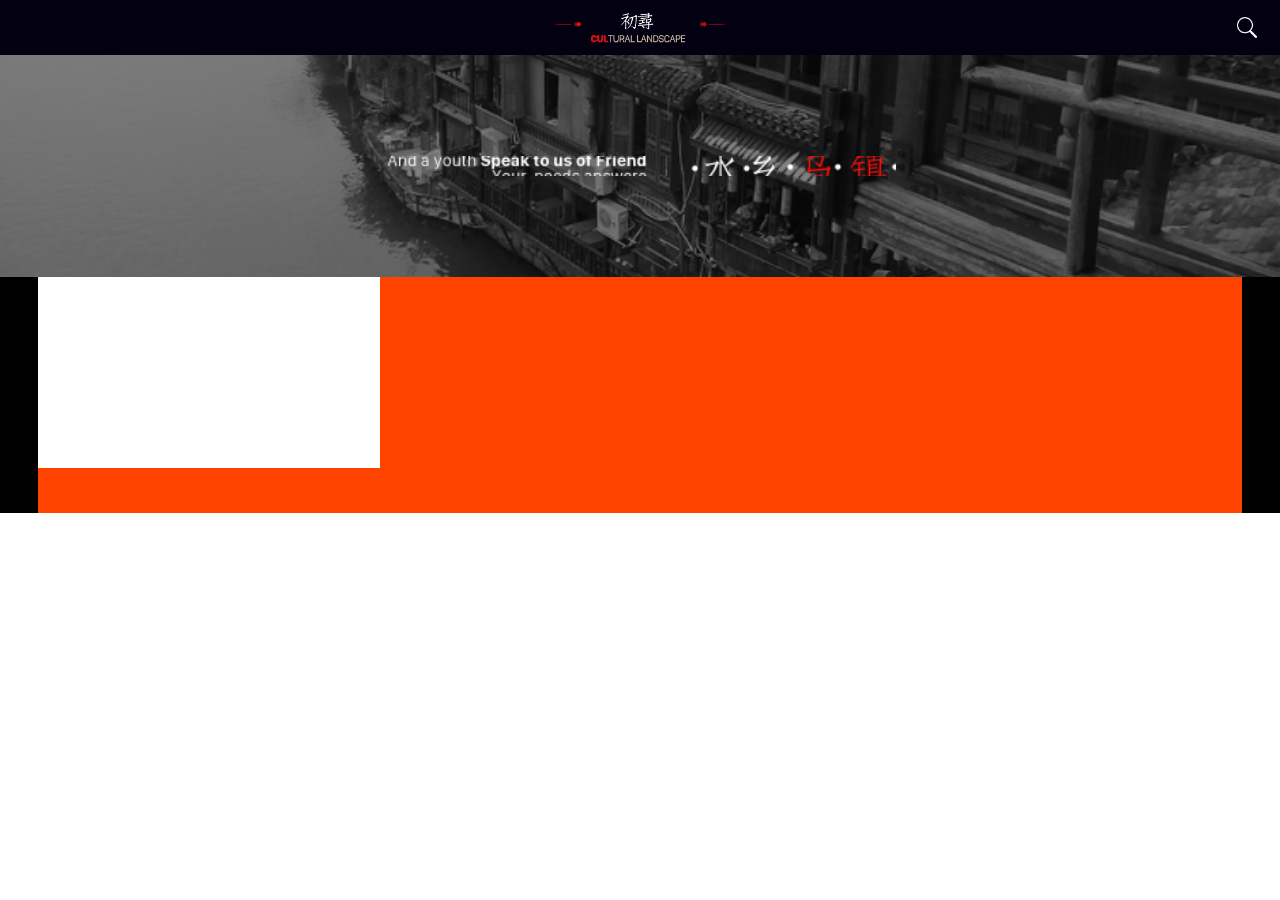
<file: App/views/index.html>
<!doctype html>
<html lang="en">
<head>
    <meta charset="UTF-8">
    <title>Document</title>
    <link rel="stylesheet" href="../../Static/css/index.css">
</head>
<body>
<div class="head">
    <div class="head-inner">
        <div class="head-back"></div>
        <div class="head-logo"></div>
        <div class="head-search"></div>
    </div>
</div>
<div class="banner">
<div class="banner-logo">

</div>
</div>
<div class="lunbo">
    <!--<div class="con-lg-4">-->
    <div class="lunbo-inner">
        <div class="lunbo-max-inner">
            <div class="lunbo-1 lunbo-common"></div>
            <div class="lunbo-2 lunbo-common"></div>
            <div class="lunbo-3 lunbo-common"></div>
            <!--<div class="lunbo-1 lunbo-common"></div>-->
            <!--<div class="lunbo-2 lunbo-common"></div>-->
            <!--<div class="lunbo-3 lunbo-common"></div>-->
        </div>
    </div>

    <!--</div>-->
</div>
</body>
</html>
</file>
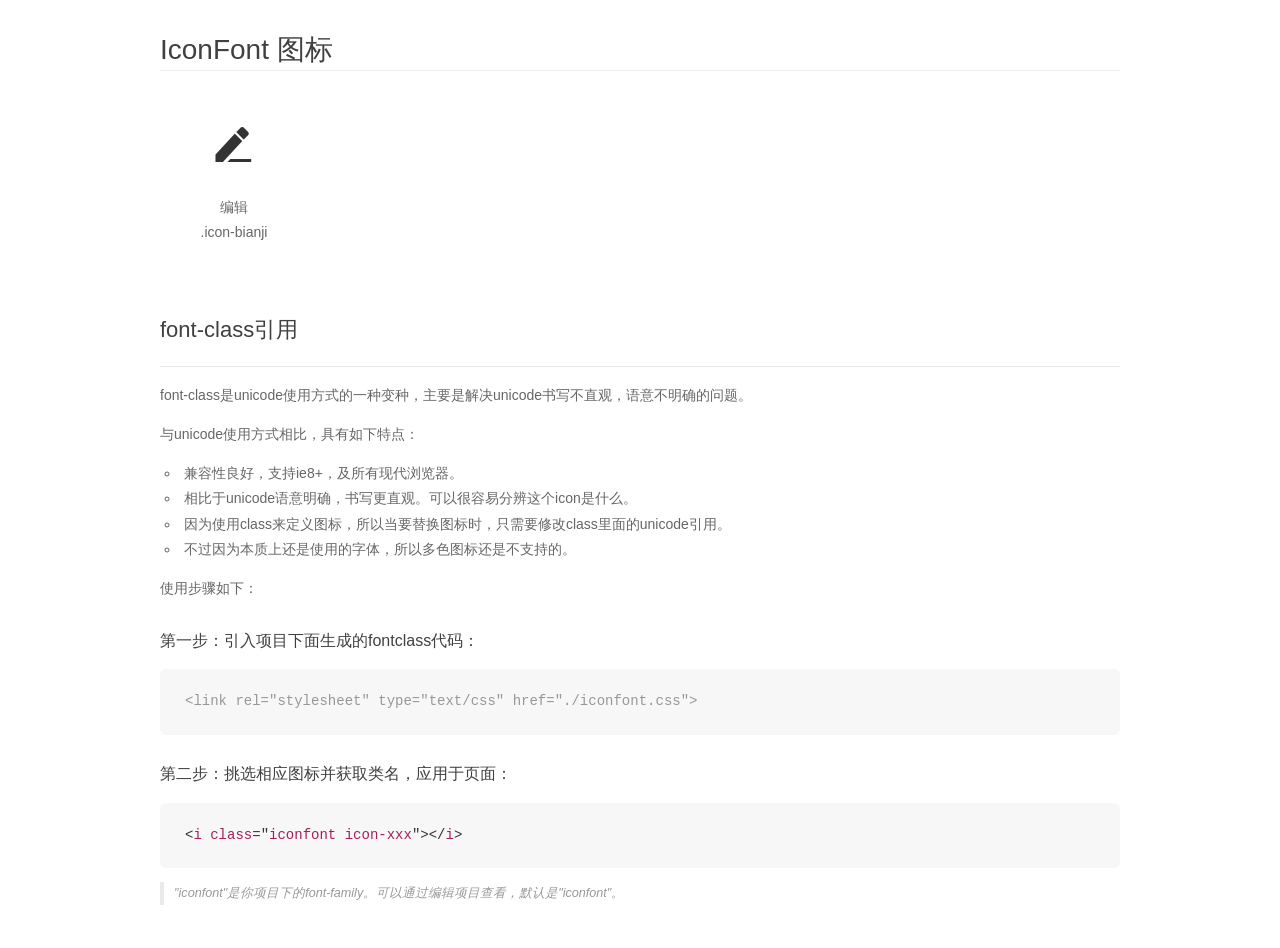
<file: Static/fonts/font_2ufxsdqp0b4t2o6r/demo_fontclass.html>
<!DOCTYPE html>
<html>
<head>
    <meta charset="utf-8"/>
    <title>IconFont</title>
    <link rel="stylesheet" href="demo.css">
    <link rel="stylesheet" href="iconfont.css">
</head>
<body>
    <div class="main markdown">
        <h1>IconFont 图标</h1>
        <ul class="icon_lists clear">
            
                <li>
                <i class="icon iconfont icon-bianji"></i>
                    <div class="name">编辑</div>
                    <div class="fontclass">.icon-bianji</div>
                </li>
            
        </ul>

        <h2 id="font-class-">font-class引用</h2>
        <hr>

        <p>font-class是unicode使用方式的一种变种，主要是解决unicode书写不直观，语意不明确的问题。</p>
        <p>与unicode使用方式相比，具有如下特点：</p>
        <ul>
        <li>兼容性良好，支持ie8+，及所有现代浏览器。</li>
        <li>相比于unicode语意明确，书写更直观。可以很容易分辨这个icon是什么。</li>
        <li>因为使用class来定义图标，所以当要替换图标时，只需要修改class里面的unicode引用。</li>
        <li>不过因为本质上还是使用的字体，所以多色图标还是不支持的。</li>
        </ul>
        <p>使用步骤如下：</p>
        <h3 id="-fontclass-">第一步：引入项目下面生成的fontclass代码：</h3>


        <pre><code class="lang-js hljs javascript"><span class="hljs-comment">&lt;link rel="stylesheet" type="text/css" href="./iconfont.css"&gt;</span></code></pre>
        <h3 id="-">第二步：挑选相应图标并获取类名，应用于页面：</h3>
        <pre><code class="lang-css hljs">&lt;<span class="hljs-selector-tag">i</span> <span class="hljs-selector-tag">class</span>="<span class="hljs-selector-tag">iconfont</span> <span class="hljs-selector-tag">icon-xxx</span>"&gt;&lt;/<span class="hljs-selector-tag">i</span>&gt;</code></pre>
        <blockquote>
        <p>"iconfont"是你项目下的font-family。可以通过编辑项目查看，默认是"iconfont"。</p>
        </blockquote>
    </div>
</body>
</html>
</file>
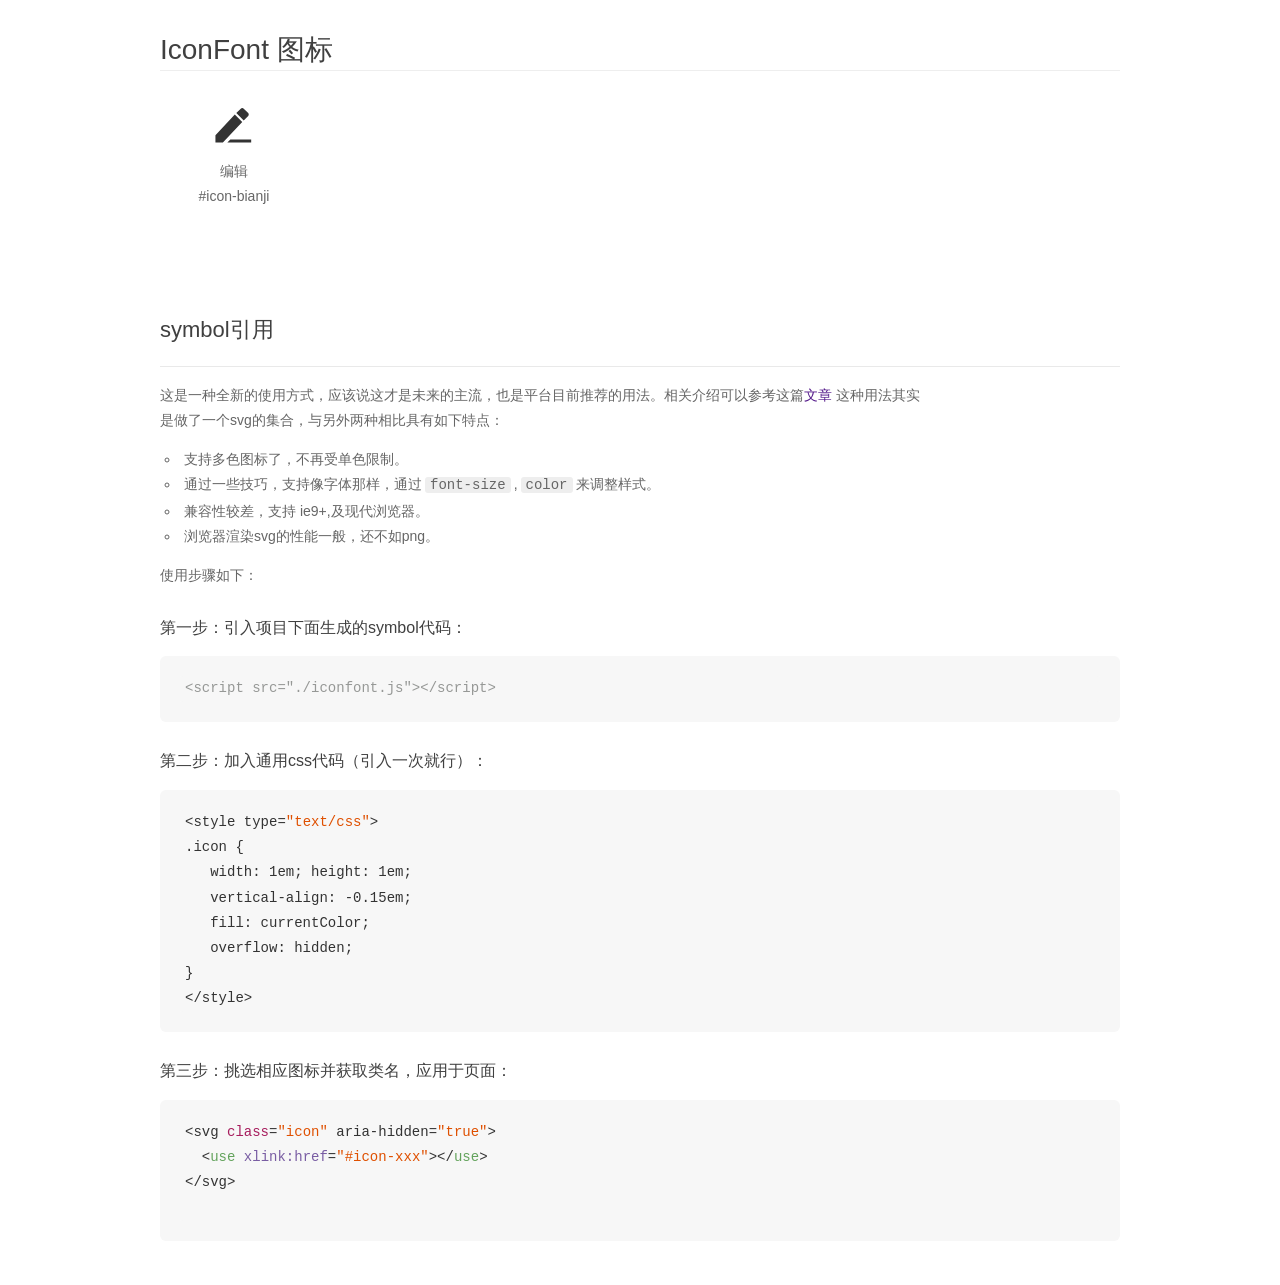
<file: Static/fonts/font_2ufxsdqp0b4t2o6r/demo_symbol.html>
<!DOCTYPE html>
<html>
<head>
    <meta charset="utf-8"/>
    <title>IconFont</title>
    <link rel="stylesheet" href="demo.css">
    <script src="iconfont.js"></script>

    <style type="text/css">
        .icon {
          /* 通过设置 font-size 来改变图标大小 */
          width: 1em; height: 1em;
          /* 图标和文字相邻时，垂直对齐 */
          vertical-align: -0.15em;
          /* 通过设置 color 来改变 SVG 的颜色/fill */
          fill: currentColor;
          /* path 和 stroke 溢出 viewBox 部分在 IE 下会显示
             normalize.css 中也包含这行 */
          overflow: hidden;
        }

    </style>
</head>
<body>
    <div class="main markdown">
        <h1>IconFont 图标</h1>
        <ul class="icon_lists clear">
            
                <li>
                    <svg class="icon" aria-hidden="true">
                        <use xlink:href="#icon-bianji"></use>
                    </svg>
                    <div class="name">编辑</div>
                    <div class="fontclass">#icon-bianji</div>
                </li>
            
        </ul>


        <h2 id="symbol-">symbol引用</h2>
        <hr>

        <p>这是一种全新的使用方式，应该说这才是未来的主流，也是平台目前推荐的用法。相关介绍可以参考这篇<a href="">文章</a>
        这种用法其实是做了一个svg的集合，与另外两种相比具有如下特点：</p>
        <ul>
          <li>支持多色图标了，不再受单色限制。</li>
          <li>通过一些技巧，支持像字体那样，通过<code>font-size</code>,<code>color</code>来调整样式。</li>
          <li>兼容性较差，支持 ie9+,及现代浏览器。</li>
          <li>浏览器渲染svg的性能一般，还不如png。</li>
        </ul>
        <p>使用步骤如下：</p>
        <h3 id="-symbol-">第一步：引入项目下面生成的symbol代码：</h3>
        <pre><code class="lang-js hljs javascript"><span class="hljs-comment">&lt;script src="./iconfont.js"&gt;&lt;/script&gt;</span></code></pre>
        <h3 id="-css-">第二步：加入通用css代码（引入一次就行）：</h3>
        <pre><code class="lang-js hljs javascript">&lt;style type=<span class="hljs-string">"text/css"</span>&gt;
.icon {
   width: <span class="hljs-number">1</span>em; height: <span class="hljs-number">1</span>em;
   vertical-align: <span class="hljs-number">-0.15</span>em;
   fill: currentColor;
   overflow: hidden;
}
&lt;<span class="hljs-regexp">/style&gt;</span></code></pre>
        <h3 id="-">第三步：挑选相应图标并获取类名，应用于页面：</h3>
        <pre><code class="lang-js hljs javascript">&lt;svg <span class="hljs-class"><span class="hljs-keyword">class</span></span>=<span class="hljs-string">"icon"</span> aria-hidden=<span class="hljs-string">"true"</span>&gt;<span class="xml"><span class="hljs-tag">
  &lt;<span class="hljs-name">use</span> <span class="hljs-attr">xlink:href</span>=<span class="hljs-string">"#icon-xxx"</span>&gt;</span><span class="hljs-tag">&lt;/<span class="hljs-name">use</span>&gt;</span>
</span>&lt;<span class="hljs-regexp">/svg&gt;
        </span></code></pre>
    </div>
</body>
</html>
</file>
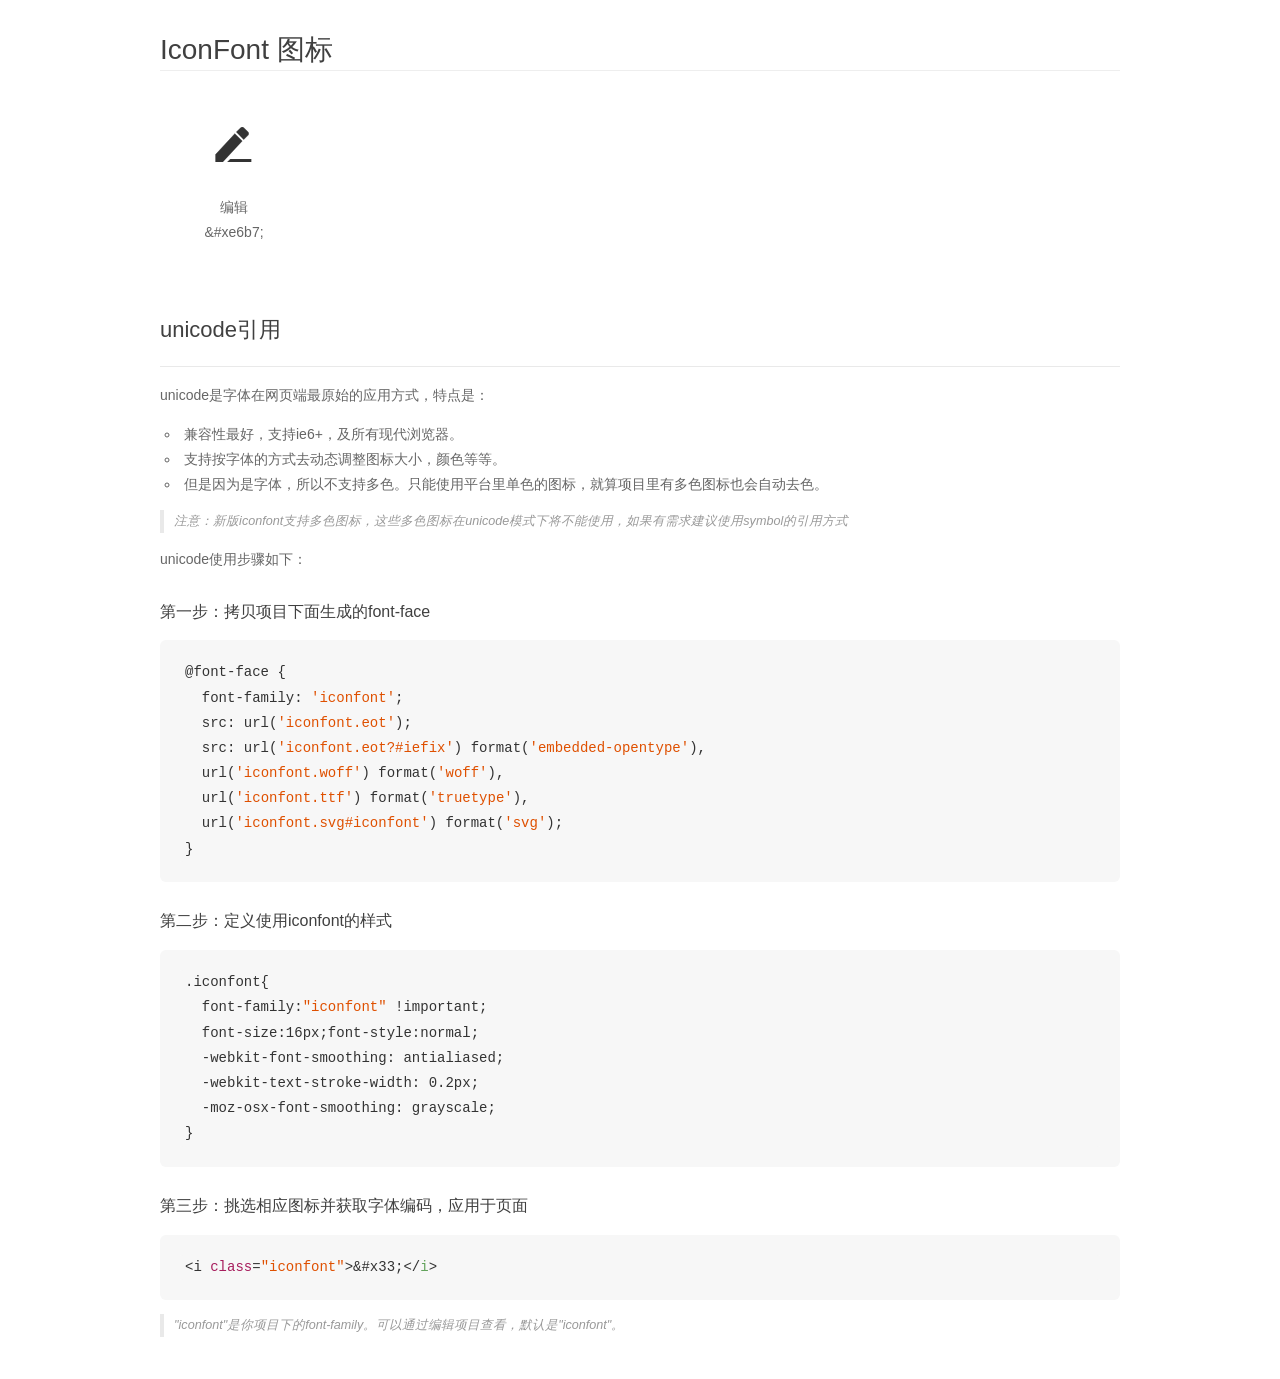
<file: Static/fonts/font_2ufxsdqp0b4t2o6r/demo_unicode.html>
<!DOCTYPE html>
<html>
<head>
    <meta charset="utf-8"/>
    <title>IconFont</title>
    <link rel="stylesheet" href="demo.css">

    <style type="text/css">

        @font-face {font-family: "iconfont";
          src: url('iconfont.eot'); /* IE9*/
          src: url('iconfont.eot#iefix') format('embedded-opentype'), /* IE6-IE8 */
          url('iconfont.woff') format('woff'), /* chrome, firefox */
          url('iconfont.ttf') format('truetype'), /* chrome, firefox, opera, Safari, Android, iOS 4.2+*/
          url('iconfont.svg#iconfont') format('svg'); /* iOS 4.1- */
        }

        .iconfont {
          font-family:"iconfont" !important;
          font-size:16px;
          font-style:normal;
          -webkit-font-smoothing: antialiased;
          -webkit-text-stroke-width: 0.2px;
          -moz-osx-font-smoothing: grayscale;
        }

    </style>
</head>
<body>
    <div class="main markdown">
        <h1>IconFont 图标</h1>
        <ul class="icon_lists clear">
            
                <li>
                <i class="icon iconfont">&#xe6b7;</i>
                    <div class="name">编辑</div>
                    <div class="code">&amp;#xe6b7;</div>
                </li>
            
        </ul>
        <h2 id="unicode-">unicode引用</h2>
        <hr>

        <p>unicode是字体在网页端最原始的应用方式，特点是：</p>
        <ul>
        <li>兼容性最好，支持ie6+，及所有现代浏览器。</li>
        <li>支持按字体的方式去动态调整图标大小，颜色等等。</li>
        <li>但是因为是字体，所以不支持多色。只能使用平台里单色的图标，就算项目里有多色图标也会自动去色。</li>
        </ul>
        <blockquote>
        <p>注意：新版iconfont支持多色图标，这些多色图标在unicode模式下将不能使用，如果有需求建议使用symbol的引用方式</p>
        </blockquote>
        <p>unicode使用步骤如下：</p>
        <h3 id="-font-face">第一步：拷贝项目下面生成的font-face</h3>
        <pre><code class="lang-js hljs javascript">@font-face {
  font-family: <span class="hljs-string">'iconfont'</span>;
  src: url(<span class="hljs-string">'iconfont.eot'</span>);
  src: url(<span class="hljs-string">'iconfont.eot?#iefix'</span>) format(<span class="hljs-string">'embedded-opentype'</span>),
  url(<span class="hljs-string">'iconfont.woff'</span>) format(<span class="hljs-string">'woff'</span>),
  url(<span class="hljs-string">'iconfont.ttf'</span>) format(<span class="hljs-string">'truetype'</span>),
  url(<span class="hljs-string">'iconfont.svg#iconfont'</span>) format(<span class="hljs-string">'svg'</span>);
}
</code></pre>
        <h3 id="-iconfont-">第二步：定义使用iconfont的样式</h3>
        <pre><code class="lang-js hljs javascript">.iconfont{
  font-family:<span class="hljs-string">"iconfont"</span> !important;
  font-size:<span class="hljs-number">16</span>px;font-style:normal;
  -webkit-font-smoothing: antialiased;
  -webkit-text-stroke-width: <span class="hljs-number">0.2</span>px;
  -moz-osx-font-smoothing: grayscale;
}
</code></pre>
        <h3 id="-">第三步：挑选相应图标并获取字体编码，应用于页面</h3>
        <pre><code class="lang-js hljs javascript">&lt;i <span class="hljs-class"><span class="hljs-keyword">class</span></span>=<span class="hljs-string">"iconfont"</span>&gt;&amp;#x33;<span class="xml"><span class="hljs-tag">&lt;/<span class="hljs-name">i</span>&gt;</span></span></code></pre>

        <blockquote>
        <p>"iconfont"是你项目下的font-family。可以通过编辑项目查看，默认是"iconfont"。</p>
        </blockquote>
    </div>


</body>
</html>
</file>
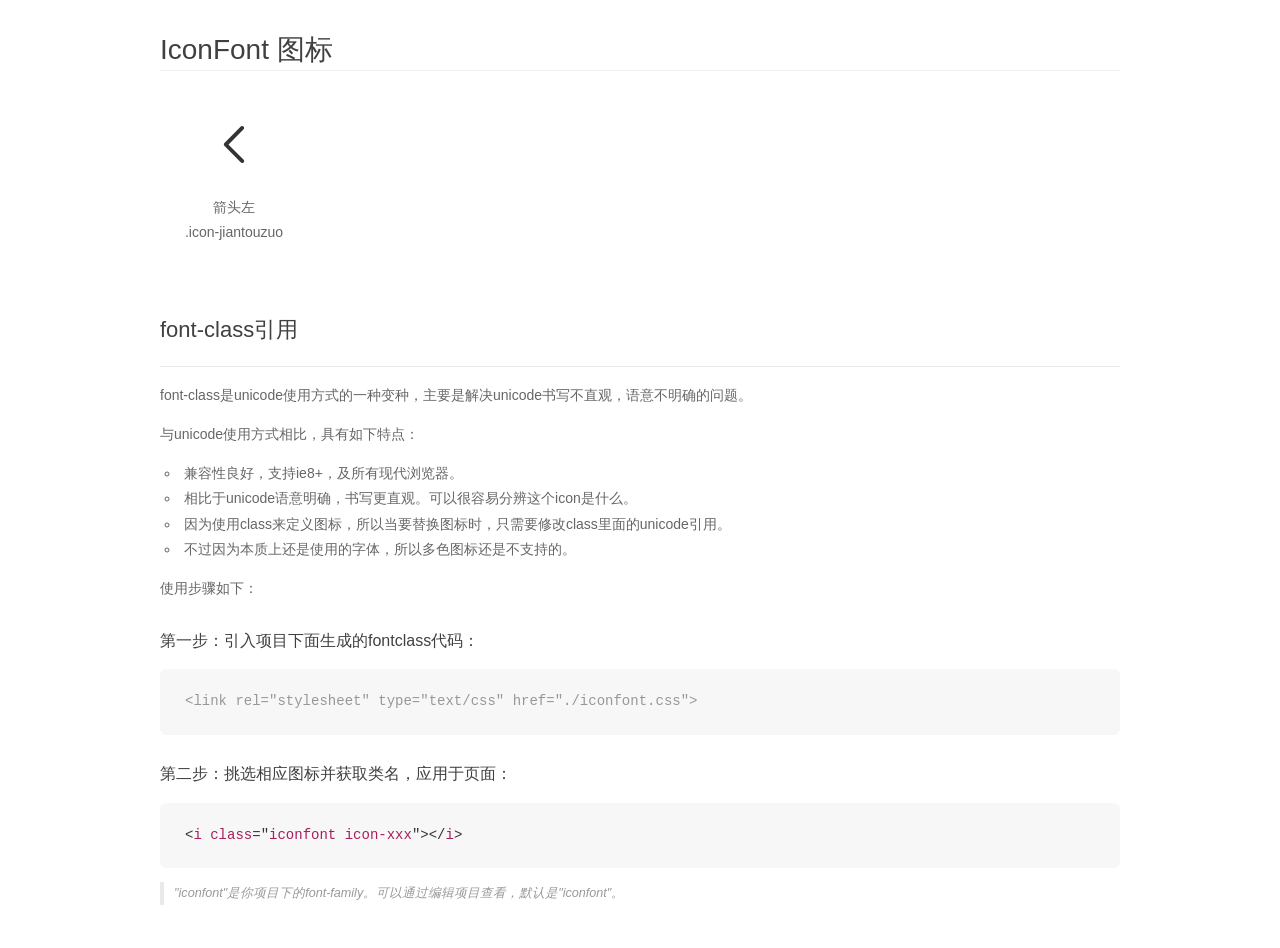
<file: Static/fonts/font_pnt9i8feioyfogvi/demo_fontclass.html>
<!DOCTYPE html>
<html>
<head>
    <meta charset="utf-8"/>
    <title>IconFont</title>
    <link rel="stylesheet" href="demo.css">
    <link rel="stylesheet" href="iconfont.css">
</head>
<body>
    <div class="main markdown">
        <h1>IconFont 图标</h1>
        <ul class="icon_lists clear">
            
                <li>
                <i class="icon iconfont icon-jiantouzuo"></i>
                    <div class="name">箭头左</div>
                    <div class="fontclass">.icon-jiantouzuo</div>
                </li>
            
        </ul>

        <h2 id="font-class-">font-class引用</h2>
        <hr>

        <p>font-class是unicode使用方式的一种变种，主要是解决unicode书写不直观，语意不明确的问题。</p>
        <p>与unicode使用方式相比，具有如下特点：</p>
        <ul>
        <li>兼容性良好，支持ie8+，及所有现代浏览器。</li>
        <li>相比于unicode语意明确，书写更直观。可以很容易分辨这个icon是什么。</li>
        <li>因为使用class来定义图标，所以当要替换图标时，只需要修改class里面的unicode引用。</li>
        <li>不过因为本质上还是使用的字体，所以多色图标还是不支持的。</li>
        </ul>
        <p>使用步骤如下：</p>
        <h3 id="-fontclass-">第一步：引入项目下面生成的fontclass代码：</h3>


        <pre><code class="lang-js hljs javascript"><span class="hljs-comment">&lt;link rel="stylesheet" type="text/css" href="./iconfont.css"&gt;</span></code></pre>
        <h3 id="-">第二步：挑选相应图标并获取类名，应用于页面：</h3>
        <pre><code class="lang-css hljs">&lt;<span class="hljs-selector-tag">i</span> <span class="hljs-selector-tag">class</span>="<span class="hljs-selector-tag">iconfont</span> <span class="hljs-selector-tag">icon-xxx</span>"&gt;&lt;/<span class="hljs-selector-tag">i</span>&gt;</code></pre>
        <blockquote>
        <p>"iconfont"是你项目下的font-family。可以通过编辑项目查看，默认是"iconfont"。</p>
        </blockquote>
    </div>
</body>
</html>
</file>
<file: Static/css/index.css>
@charset "UTF-8";
/*函数*/
/*@function bg(){
	$r:floor(random()*56+200);
	$g:floor(random()*56);
	$b:floor(random()*56);
	$color:rgb($r,$g,$b);
	@debug $color;  
	@return $color;
}*/
@media screen and (min-width: 320px) {
  html {
    font-size: 42.66667px; } }

@media screen and (min-width: 360px) {
  html {
    font-size: 48px; } }

@media screen and (min-width: 365px) {
  html {
    font-size: 48.66667px; } }

@media screen and (min-width: 375px) {
  html {
    font-size: 50px; } }

@media screen and (min-width: 384px) {
  html {
    font-size: 51.2px; } }

@media screen and (min-width: 412px) {
  html {
    font-size: 54.93333px; } }

@media screen and (min-width: 414px) {
  html {
    font-size: 55.2px; } }

@media screen and (min-width: 750px) {
  html {
    font-size: 100px; } }

body {
  font-size: 16px; }

* {
  margin: 0;
  padding: 0;
  cursor: pointer;
  list-style: none;
  font-size: 20px; }

@media screen and (min-width: 320px) {
  html {
    font-size: 42.66667px; } }

@media screen and (min-width: 360px) {
  html {
    font-size: 48px; } }

@media screen and (min-width: 375px) {
  html {
    font-size: 50px; } }

@media screen and (min-width: 412px) {
  html {
    font-size: 54.93333px; } }

@media screen and (min-width: 414px) {
  html {
    font-size: 55.2px; } }

.head {
  width: 100%;
  height: 1rem;
  background: #030012;
  display: flex;
  justify-content: center; }
  .head .head-inner {
    margin: 0 23px;
    width: 100%;
    height: 100%;
    display: flex;
    justify-content: space-between; }
  .head .head-back {
    width: 0.37rem;
    height: 100%; }
  .head .head-logo {
    width: 3.08rem;
    height: 100%;
    background: url(../img/head-logo.png) center no-repeat;
    background-size: 100%; }
  .head .head-search {
    width: 0.37rem;
    height: 100%;
    align-self: flex-end;
    float: right;
    background: url(../img/search.png) center no-repeat;
    background-size: 100%; }

.banner {
  width: 100%;
  height: 4.01rem;
  background: url("../img/banner-bj.png") center no-repeat;
  background-size: 100%;
  display: flex;
  align-items: center; }
  .banner .banner-logo {
    width: 100%;
    height: 0.36rem;
    background: url("../img/banner-logo.png") center no-repeat;
    background-size: 40%; }

.lunbo {
  width: 100%;
  height: 4.29rem;
  background: #000; }
  .lunbo .lunbo-inner {
    width: 94%;
    height: 100%;
    background: #f40;
    overflow: hidden;
    margin: 0 auto; }
  .lunbo .lunbo-max-inner {
    display: flex;
    align-items: center; }
  .lunbo .lunbo-common {
    width: 2.06rem;
    height: 3.46rem;
    background: #fff; }

.voice {
  width: 100%;
  height: 100%;
  background: #000;
  background: url("../img/voice-bj.png");
  background-size: 105%; }

body {
  width: 100%;
  height: 100%; }
</file>
<file: Static/fonts/font_2ufxsdqp0b4t2o6r/demo.css>
*{margin: 0;padding: 0;list-style: none;}
/*
KISSY CSS Reset
理念：1. reset 的目的不是清除浏览器的默认样式，这仅是部分工作。清除和重置是紧密不可分的。
2. reset 的目的不是让默认样式在所有浏览器下一致，而是减少默认样式有可能带来的问题。
3. reset 期望提供一套普适通用的基础样式。但没有银弹，推荐根据具体需求，裁剪和修改后再使用。
特色：1. 适应中文；2. 基于最新主流浏览器。
维护：玉伯<lifesinger@gmail.com>, 正淳<ragecarrier@gmail.com>
 */

/** 清除内外边距 **/
body, h1, h2, h3, h4, h5, h6, hr, p, blockquote, /* structural elements 结构元素 */
dl, dt, dd, ul, ol, li, /* list elements 列表元素 */
pre, /* text formatting elements 文本格式元素 */
form, fieldset, legend, button, input, textarea, /* form elements 表单元素 */
th, td /* table elements 表格元素 */ {
  margin: 0;
  padding: 0;
}

/** 设置默认字体 **/
body,
button, input, select, textarea /* for ie */ {
  font: 12px/1.5 tahoma, arial, \5b8b\4f53, sans-serif;
}
h1, h2, h3, h4, h5, h6 { font-size: 100%; }
address, cite, dfn, em, var { font-style: normal; } /* 将斜体扶正 */
code, kbd, pre, samp { font-family: courier new, courier, monospace; } /* 统一等宽字体 */
small { font-size: 12px; } /* 小于 12px 的中文很难阅读，让 small 正常化 */

/** 重置列表元素 **/
ul, ol { list-style: none; }

/** 重置文本格式元素 **/
a { text-decoration: none; }
a:hover { text-decoration: underline; }


/** 重置表单元素 **/
legend { color: #000; } /* for ie6 */
fieldset, img { border: 0; } /* img 搭车：让链接里的 img 无边框 */
button, input, select, textarea { font-size: 100%; } /* 使得表单元素在 ie 下能继承字体大小 */
/* 注：optgroup 无法扶正 */

/** 重置表格元素 **/
table { border-collapse: collapse; border-spacing: 0; }

/* 清除浮动 */
.ks-clear:after, .clear:after {
  content: '\20';
  display: block;
  height: 0;
  clear: both;
}
.ks-clear, .clear {
  *zoom: 1;
}

.main {
  padding: 30px 100px;
width: 960px;
margin: 0 auto;
}
.main h1{font-size:36px; color:#333; text-align:left;margin-bottom:30px; border-bottom: 1px solid #eee;}

.helps{margin-top:40px;}
.helps pre{
  padding:20px;
  margin:10px 0;
  border:solid 1px #e7e1cd;
  background-color: #fffdef;
  overflow: auto;
}

.icon_lists{
  width: 100% !important;

}

.icon_lists li{
  float:left;
  width: 100px;
  height:180px;
  text-align: center;
  list-style: none !important;
}
.icon_lists .icon{
  font-size: 42px;
  line-height: 100px;
  margin: 10px 0;
  color:#333;
  -webkit-transition: font-size 0.25s ease-out 0s;
  -moz-transition: font-size 0.25s ease-out 0s;
  transition: font-size 0.25s ease-out 0s;

}
.icon_lists .icon:hover{
  font-size: 100px;
}



.markdown {
  color: #666;
  font-size: 14px;
  line-height: 1.8;
}

.highlight {
  line-height: 1.5;
}

.markdown img {
  vertical-align: middle;
  max-width: 100%;
}

.markdown h1 {
  color: #404040;
  font-weight: 500;
  line-height: 40px;
  margin-bottom: 24px;
}

.markdown h2,
.markdown h3,
.markdown h4,
.markdown h5,
.markdown h6 {
  color: #404040;
  margin: 1.6em 0 0.6em 0;
  font-weight: 500;
  clear: both;
}

.markdown h1 {
  font-size: 28px;
}

.markdown h2 {
  font-size: 22px;
}

.markdown h3 {
  font-size: 16px;
}

.markdown h4 {
  font-size: 14px;
}

.markdown h5 {
  font-size: 12px;
}

.markdown h6 {
  font-size: 12px;
}

.markdown hr {
  height: 1px;
  border: 0;
  background: #e9e9e9;
  margin: 16px 0;
  clear: both;
}

.markdown p,
.markdown pre {
  margin: 1em 0;
}

.markdown > p,
.markdown > blockquote,
.markdown > .highlight,
.markdown > ol,
.markdown > ul {
  width: 80%;
}

.markdown ul > li {
  list-style: circle;
}

.markdown > ul li,
.markdown blockquote ul > li {
  margin-left: 20px;
  padding-left: 4px;
}

.markdown > ul li p,
.markdown > ol li p {
  margin: 0.6em 0;
}

.markdown ol > li {
  list-style: decimal;
}

.markdown > ol li,
.markdown blockquote ol > li {
  margin-left: 20px;
  padding-left: 4px;
}

.markdown code {
  margin: 0 3px;
  padding: 0 5px;
  background: #eee;
  border-radius: 3px;
}

.markdown pre {
  border-radius: 6px;
  background: #f7f7f7;
  padding: 20px;
}

.markdown pre code {
  border: none;
  background: #f7f7f7;
  margin: 0;
}

.markdown strong,
.markdown b {
  font-weight: 600;
}

.markdown > table {
  border-collapse: collapse;
  border-spacing: 0px;
  empty-cells: show;
  border: 1px solid #e9e9e9;
  width: 95%;
  margin-bottom: 24px;
}

.markdown > table th {
  white-space: nowrap;
  color: #333;
  font-weight: 600;

}

.markdown > table th,
.markdown > table td {
  border: 1px solid #e9e9e9;
  padding: 8px 16px;
  text-align: left;
}

.markdown > table th {
  background: #F7F7F7;
}

.markdown blockquote {
  font-size: 90%;
  color: #999;
  border-left: 4px solid #e9e9e9;
  padding-left: 0.8em;
  margin: 1em 0;
  font-style: italic;
}

.markdown blockquote p {
  margin: 0;
}

.markdown .anchor {
  opacity: 0;
  transition: opacity 0.3s ease;
  margin-left: 8px;
}

.markdown .waiting {
  color: #ccc;
}

.markdown h1:hover .anchor,
.markdown h2:hover .anchor,
.markdown h3:hover .anchor,
.markdown h4:hover .anchor,
.markdown h5:hover .anchor,
.markdown h6:hover .anchor {
  opacity: 1;
  display: inline-block;
}

.markdown > br,
.markdown > p > br {
  clear: both;
}


.hljs {
  display: block;
  background: white;
  padding: 0.5em;
  color: #333333;
  overflow-x: auto;
}

.hljs-comment,
.hljs-meta {
  color: #969896;
}

.hljs-string,
.hljs-variable,
.hljs-template-variable,
.hljs-strong,
.hljs-emphasis,
.hljs-quote {
  color: #df5000;
}

.hljs-keyword,
.hljs-selector-tag,
.hljs-type {
  color: #a71d5d;
}

.hljs-literal,
.hljs-symbol,
.hljs-bullet,
.hljs-attribute {
  color: #0086b3;
}

.hljs-section,
.hljs-name {
  color: #63a35c;
}

.hljs-tag {
  color: #333333;
}

.hljs-title,
.hljs-attr,
.hljs-selector-id,
.hljs-selector-class,
.hljs-selector-attr,
.hljs-selector-pseudo {
  color: #795da3;
}

.hljs-addition {
  color: #55a532;
  background-color: #eaffea;
}

.hljs-deletion {
  color: #bd2c00;
  background-color: #ffecec;
}

.hljs-link {
  text-decoration: underline;
}

pre{
  background: #fff;
}
</file>
<file: Static/fonts/font_2ufxsdqp0b4t2o6r/iconfont.css>
@font-face {font-family: "iconfont";
  src: url('iconfont.eot?t=1491619983645'); /* IE9*/
  src: url('iconfont.eot?t=1491619983645#iefix') format('embedded-opentype'), /* IE6-IE8 */
  url('iconfont.woff?t=1491619983645') format('woff'), /* chrome, firefox */
  url('iconfont.ttf?t=1491619983645') format('truetype'), /* chrome, firefox, opera, Safari, Android, iOS 4.2+*/
  url('iconfont.svg?t=1491619983645#iconfont') format('svg'); /* iOS 4.1- */
}

.iconfont {
  font-family:"iconfont" !important;
  font-size:16px;
  font-style:normal;
  -webkit-font-smoothing: antialiased;
  -moz-osx-font-smoothing: grayscale;
}

.icon-bianji:before { content: "\e6b7"; }
</file>
<file: Static/fonts/font_pnt9i8feioyfogvi/demo.css>
*{margin: 0;padding: 0;list-style: none;}
/*
KISSY CSS Reset
理念：1. reset 的目的不是清除浏览器的默认样式，这仅是部分工作。清除和重置是紧密不可分的。
2. reset 的目的不是让默认样式在所有浏览器下一致，而是减少默认样式有可能带来的问题。
3. reset 期望提供一套普适通用的基础样式。但没有银弹，推荐根据具体需求，裁剪和修改后再使用。
特色：1. 适应中文；2. 基于最新主流浏览器。
维护：玉伯<lifesinger@gmail.com>, 正淳<ragecarrier@gmail.com>
 */

/** 清除内外边距 **/
body, h1, h2, h3, h4, h5, h6, hr, p, blockquote, /* structural elements 结构元素 */
dl, dt, dd, ul, ol, li, /* list elements 列表元素 */
pre, /* text formatting elements 文本格式元素 */
form, fieldset, legend, button, input, textarea, /* form elements 表单元素 */
th, td /* table elements 表格元素 */ {
  margin: 0;
  padding: 0;
}

/** 设置默认字体 **/
body,
button, input, select, textarea /* for ie */ {
  font: 12px/1.5 tahoma, arial, \5b8b\4f53, sans-serif;
}
h1, h2, h3, h4, h5, h6 { font-size: 100%; }
address, cite, dfn, em, var { font-style: normal; } /* 将斜体扶正 */
code, kbd, pre, samp { font-family: courier new, courier, monospace; } /* 统一等宽字体 */
small { font-size: 12px; } /* 小于 12px 的中文很难阅读，让 small 正常化 */

/** 重置列表元素 **/
ul, ol { list-style: none; }

/** 重置文本格式元素 **/
a { text-decoration: none; }
a:hover { text-decoration: underline; }


/** 重置表单元素 **/
legend { color: #000; } /* for ie6 */
fieldset, img { border: 0; } /* img 搭车：让链接里的 img 无边框 */
button, input, select, textarea { font-size: 100%; } /* 使得表单元素在 ie 下能继承字体大小 */
/* 注：optgroup 无法扶正 */

/** 重置表格元素 **/
table { border-collapse: collapse; border-spacing: 0; }

/* 清除浮动 */
.ks-clear:after, .clear:after {
  content: '\20';
  display: block;
  height: 0;
  clear: both;
}
.ks-clear, .clear {
  *zoom: 1;
}

.main {
  padding: 30px 100px;
width: 960px;
margin: 0 auto;
}
.main h1{font-size:36px; color:#333; text-align:left;margin-bottom:30px; border-bottom: 1px solid #eee;}

.helps{margin-top:40px;}
.helps pre{
  padding:20px;
  margin:10px 0;
  border:solid 1px #e7e1cd;
  background-color: #fffdef;
  overflow: auto;
}

.icon_lists{
  width: 100% !important;

}

.icon_lists li{
  float:left;
  width: 100px;
  height:180px;
  text-align: center;
  list-style: none !important;
}
.icon_lists .icon{
  font-size: 42px;
  line-height: 100px;
  margin: 10px 0;
  color:#333;
  -webkit-transition: font-size 0.25s ease-out 0s;
  -moz-transition: font-size 0.25s ease-out 0s;
  transition: font-size 0.25s ease-out 0s;

}
.icon_lists .icon:hover{
  font-size: 100px;
}



.markdown {
  color: #666;
  font-size: 14px;
  line-height: 1.8;
}

.highlight {
  line-height: 1.5;
}

.markdown img {
  vertical-align: middle;
  max-width: 100%;
}

.markdown h1 {
  color: #404040;
  font-weight: 500;
  line-height: 40px;
  margin-bottom: 24px;
}

.markdown h2,
.markdown h3,
.markdown h4,
.markdown h5,
.markdown h6 {
  color: #404040;
  margin: 1.6em 0 0.6em 0;
  font-weight: 500;
  clear: both;
}

.markdown h1 {
  font-size: 28px;
}

.markdown h2 {
  font-size: 22px;
}

.markdown h3 {
  font-size: 16px;
}

.markdown h4 {
  font-size: 14px;
}

.markdown h5 {
  font-size: 12px;
}

.markdown h6 {
  font-size: 12px;
}

.markdown hr {
  height: 1px;
  border: 0;
  background: #e9e9e9;
  margin: 16px 0;
  clear: both;
}

.markdown p,
.markdown pre {
  margin: 1em 0;
}

.markdown > p,
.markdown > blockquote,
.markdown > .highlight,
.markdown > ol,
.markdown > ul {
  width: 80%;
}

.markdown ul > li {
  list-style: circle;
}

.markdown > ul li,
.markdown blockquote ul > li {
  margin-left: 20px;
  padding-left: 4px;
}

.markdown > ul li p,
.markdown > ol li p {
  margin: 0.6em 0;
}

.markdown ol > li {
  list-style: decimal;
}

.markdown > ol li,
.markdown blockquote ol > li {
  margin-left: 20px;
  padding-left: 4px;
}

.markdown code {
  margin: 0 3px;
  padding: 0 5px;
  background: #eee;
  border-radius: 3px;
}

.markdown pre {
  border-radius: 6px;
  background: #f7f7f7;
  padding: 20px;
}

.markdown pre code {
  border: none;
  background: #f7f7f7;
  margin: 0;
}

.markdown strong,
.markdown b {
  font-weight: 600;
}

.markdown > table {
  border-collapse: collapse;
  border-spacing: 0px;
  empty-cells: show;
  border: 1px solid #e9e9e9;
  width: 95%;
  margin-bottom: 24px;
}

.markdown > table th {
  white-space: nowrap;
  color: #333;
  font-weight: 600;

}

.markdown > table th,
.markdown > table td {
  border: 1px solid #e9e9e9;
  padding: 8px 16px;
  text-align: left;
}

.markdown > table th {
  background: #F7F7F7;
}

.markdown blockquote {
  font-size: 90%;
  color: #999;
  border-left: 4px solid #e9e9e9;
  padding-left: 0.8em;
  margin: 1em 0;
  font-style: italic;
}

.markdown blockquote p {
  margin: 0;
}

.markdown .anchor {
  opacity: 0;
  transition: opacity 0.3s ease;
  margin-left: 8px;
}

.markdown .waiting {
  color: #ccc;
}

.markdown h1:hover .anchor,
.markdown h2:hover .anchor,
.markdown h3:hover .anchor,
.markdown h4:hover .anchor,
.markdown h5:hover .anchor,
.markdown h6:hover .anchor {
  opacity: 1;
  display: inline-block;
}

.markdown > br,
.markdown > p > br {
  clear: both;
}


.hljs {
  display: block;
  background: white;
  padding: 0.5em;
  color: #333333;
  overflow-x: auto;
}

.hljs-comment,
.hljs-meta {
  color: #969896;
}

.hljs-string,
.hljs-variable,
.hljs-template-variable,
.hljs-strong,
.hljs-emphasis,
.hljs-quote {
  color: #df5000;
}

.hljs-keyword,
.hljs-selector-tag,
.hljs-type {
  color: #a71d5d;
}

.hljs-literal,
.hljs-symbol,
.hljs-bullet,
.hljs-attribute {
  color: #0086b3;
}

.hljs-section,
.hljs-name {
  color: #63a35c;
}

.hljs-tag {
  color: #333333;
}

.hljs-title,
.hljs-attr,
.hljs-selector-id,
.hljs-selector-class,
.hljs-selector-attr,
.hljs-selector-pseudo {
  color: #795da3;
}

.hljs-addition {
  color: #55a532;
  background-color: #eaffea;
}

.hljs-deletion {
  color: #bd2c00;
  background-color: #ffecec;
}

.hljs-link {
  text-decoration: underline;
}

pre{
  background: #fff;
}
</file>
<file: Static/fonts/font_pnt9i8feioyfogvi/iconfont.css>
@font-face {font-family: "iconfont";
  src: url('iconfont.eot?t=1491543059276'); /* IE9*/
  src: url('iconfont.eot?t=1491543059276#iefix') format('embedded-opentype'), /* IE6-IE8 */
  url('iconfont.woff?t=1491543059276') format('woff'), /* chrome, firefox */
  url('iconfont.ttf?t=1491543059276') format('truetype'), /* chrome, firefox, opera, Safari, Android, iOS 4.2+*/
  url('iconfont.svg?t=1491543059276#iconfont') format('svg'); /* iOS 4.1- */
}

.iconfont {
  font-family:"iconfont" !important;
  font-size:16px;
  font-style:normal;
  -webkit-font-smoothing: antialiased;
  -moz-osx-font-smoothing: grayscale;
}

.icon-jiantouzuo:before { content: "\e60b"; }
</file>
